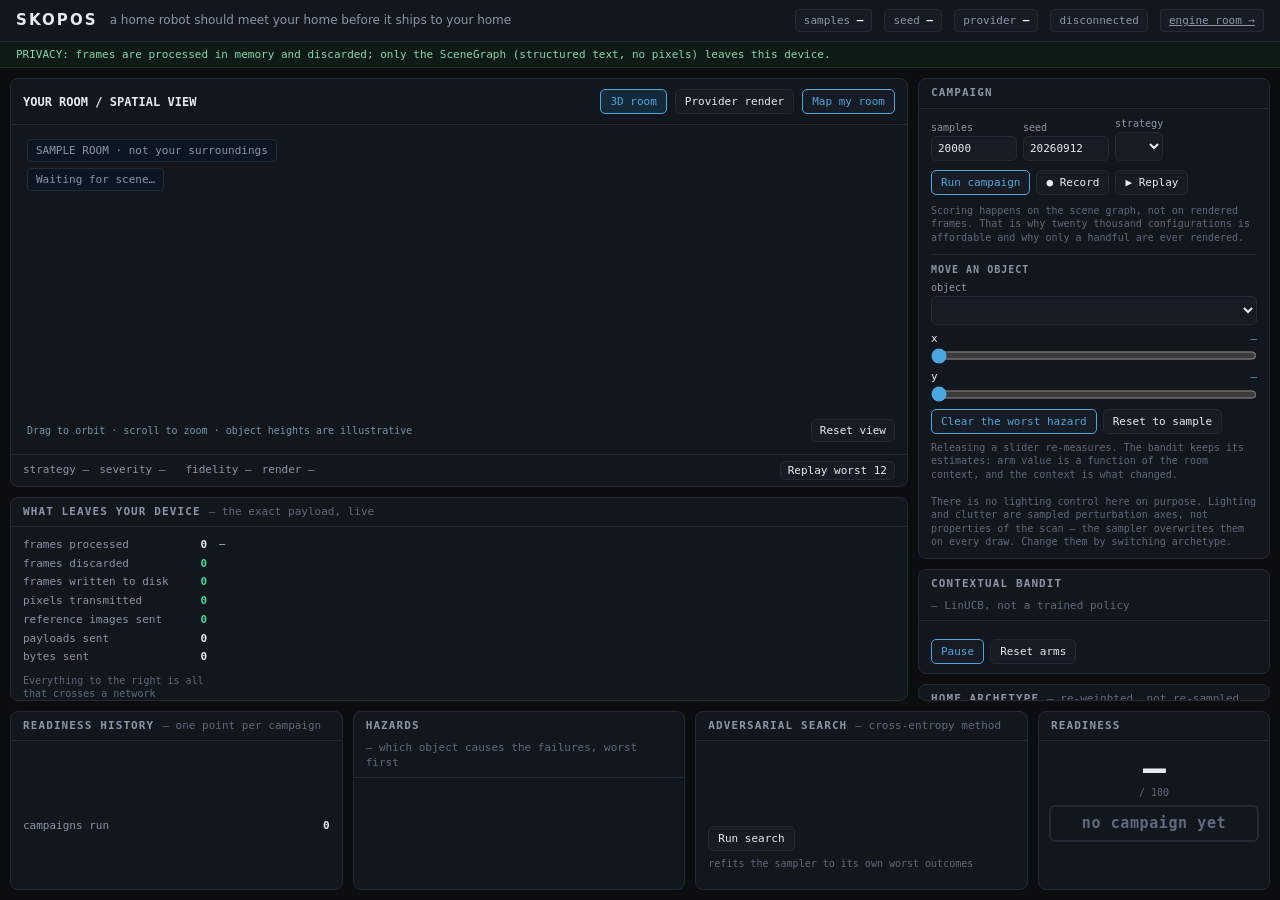
<file: static/index.html>
<!doctype html>
<html lang="en">
<head>
<meta charset="utf-8">
<meta name="viewport" content="width=device-width,initial-scale=1">
<title>Skopos — pre-deployment readiness for home robots</title>
<link rel="stylesheet" href="/static/room-mapping.css">
<style>
  :root{
    --bg:#0b0d11; --panel:#12161d; --panel2:#161b24; --line:#222a35;
    --fg:#e6ebf2; --dim:#8b95a5; --dimmer:#5f6a7a;
    --accent:#4aa8e0; --good:#3ddc97; --warn:#f2b544; --bad:#e0574a;
    --mono:ui-monospace,SFMono-Regular,Menlo,Consolas,monospace;
  }
  *{box-sizing:border-box}
  html,body{height:100%}
  body{margin:0;background:var(--bg);color:var(--fg);
       font:13px/1.45 ui-sans-serif,system-ui,-apple-system,"Segoe UI",sans-serif}

  /* Full-height layout: every ancestor of a flexible area carries min-height:0
     so the render pane absorbs leftover space instead of the page scrolling. */
  .wrap{height:100vh;display:grid;grid-template-rows:auto auto minmax(0,1fr) auto}

  header{display:flex;align-items:center;gap:12px;padding:9px 16px;
         border-bottom:1px solid var(--line);background:var(--panel);flex-wrap:wrap}
  .logo{font-weight:700;letter-spacing:.14em;font-size:15px}
  .tag{color:var(--dim);font-size:12px}
  .spacer{flex:1}
  .badge{font:11px/1 var(--mono);padding:5px 8px;border:1px solid var(--line);
         border-radius:4px;color:var(--dim);background:var(--panel2);white-space:nowrap}
  .badge b{color:var(--fg);font-weight:600}
  .badge.live{border-color:var(--good);color:var(--good)}
  .badge.busy{border-color:var(--warn);color:var(--warn)}
  .badge.rec{border-color:var(--bad);color:var(--bad)}

  .privacy-bar{padding:5px 16px;background:#0e1a16;border-bottom:1px solid #17301f;
               color:#7fd8ae;font:11px/1.4 var(--mono)}

  main{display:grid;grid-template-columns:minmax(0,1fr) 352px;gap:10px;
       padding:10px;min-height:0}
  .col-left{display:grid;grid-template-rows:minmax(0,2fr) minmax(120px,1fr);
            gap:10px;min-height:0;min-width:0}
  .col-right{display:grid;grid-template-rows:auto auto minmax(0,1fr);gap:10px;min-height:0}

  .panel{background:var(--panel);border:1px solid var(--line);border-radius:8px;
         display:flex;flex-direction:column;min-width:0;min-height:0;overflow:hidden}
  .panel > h2{margin:0;padding:7px 12px;font:600 11px/1.3 var(--mono);
              letter-spacing:.10em;text-transform:uppercase;color:var(--dim);
              border-bottom:1px solid var(--line);display:flex;align-items:baseline;
              gap:8px;flex-wrap:wrap;flex:0 0 auto}
  .panel > h2 .sub{font-weight:400;letter-spacing:0;text-transform:none;color:var(--dimmer)}
  .panel .body{padding:9px 12px;min-width:0;min-height:0;overflow:auto}

  #stage{background:#07090c;padding:6px;display:flex;align-items:center;
         justify-content:center;flex:1 1 auto;min-height:0;overflow:hidden}
  #view{max-width:100%;max-height:100%;width:auto;height:auto;object-fit:contain;
        border-radius:5px;display:block;background:#07090c}
  #stage .empty{color:var(--dimmer);font:12px var(--mono)}
  .stagebar{display:flex;gap:10px;padding:6px 12px;border-top:1px solid var(--line);
            font:11px/1.5 var(--mono);color:var(--dim);flex-wrap:wrap;align-items:center;
            flex:0 0 auto}

  button,select{font:11px/1 var(--mono);padding:6px 9px;border-radius:5px;cursor:pointer;
         background:var(--panel2);color:var(--fg);border:1px solid var(--line)}
  button:hover,select:hover{border-color:var(--accent);color:var(--accent)}
  button.primary{border-color:var(--accent);color:var(--accent)}
  button.danger{border-color:var(--bad);color:var(--bad)}
  button:disabled{opacity:.4;cursor:not-allowed}
  .btnrow{display:flex;gap:6px;flex-wrap:wrap;align-items:flex-end}
  .ctl{display:flex;flex-direction:column;gap:3px;margin-bottom:7px}
  .ctl .row{display:flex;justify-content:space-between;align-items:baseline;gap:8px}
  .ctl label{font:11px/1.2 var(--mono);color:var(--fg)}
  .ctl .val{font:11px/1 var(--mono);color:var(--accent);min-width:36px;text-align:right}
  input[type=range]{width:100%;accent-color:var(--accent);height:15px;margin:0}
  label.fld{display:flex;flex-direction:column;gap:3px;font:10px var(--mono);color:var(--dim)}
  input[type=number]{font:11px var(--mono);padding:5px 6px;border-radius:5px;width:86px;
        background:var(--panel2);color:var(--fg);border:1px solid var(--line)}

  .strip{display:grid;grid-template-columns:minmax(0,1fr) minmax(0,1fr) minmax(0,1fr) 232px;
         gap:10px;padding:0 10px 10px;height:clamp(158px,21vh,196px)}
  #spark{width:100%;height:66px;display:block}
  .bignum{font:700 38px/1 var(--mono);letter-spacing:-.02em}
  .state{font:800 25px/1.1 var(--mono);letter-spacing:.04em;padding:8px 6px;
         border-radius:6px;text-align:center;border:2px solid}
  .state.READY{color:var(--good);border-color:var(--good);background:rgba(61,220,151,.08)}
  .state.MARGINAL{color:var(--warn);border-color:var(--warn);background:rgba(242,181,68,.08)}
  .state.NOT{color:var(--bad);border-color:var(--bad);background:rgba(224,87,74,.08)}
  .state.none{color:var(--dimmer);border-color:var(--line);font-size:15px}
  .state.unreliable{color:var(--dimmer);border-color:var(--line);
        background:repeating-linear-gradient(45deg,#12161d,#12161d 6px,#161b24 6px,#161b24 12px);
        font-size:13px;letter-spacing:0}
  tr.unreliable td{color:var(--dimmer)}
  .gated{color:var(--dimmer);font-style:italic}
  tr.sel td{background:rgba(74,168,224,.09)}

  table{width:100%;border-collapse:collapse;font:11px/1.45 var(--mono)}
  td,th{padding:2px 4px;text-align:left;border-bottom:1px solid #1a2029}
  th{color:var(--dimmer);font-weight:400}
  td.r,th.r{text-align:right}
  .barcell{padding:0 4px}
  .minibar{height:8px;background:#0b0f15;border-radius:2px;overflow:hidden}
  .minibar > i{display:block;height:100%;background:var(--bad);opacity:.85}

  /* bandit bars */
  .arm{margin-bottom:9px}
  .arm:last-child{margin-bottom:0}
  .arm .top{display:flex;justify-content:space-between;align-items:baseline;gap:8px;
            font:11px/1.3 var(--mono)}
  .arm .nm{color:var(--fg)}
  .arm.sel .nm{color:var(--good);font-weight:700}
  .arm .num{color:var(--dim);white-space:nowrap}
  .arm .blurb{font-size:10px;color:var(--dimmer);margin:1px 0 3px}
  .track{height:12px;background:#0b0f15;border:1px solid var(--line);border-radius:3px;
         overflow:hidden;display:flex}
  .fill{background:var(--accent);transition:width .3s ease}
  .fill.bonus{background:rgba(74,168,224,.28);transition:width .3s ease}
  .arm.sel .fill{background:var(--good)}
  .arm.sel .fill.bonus{background:rgba(61,220,151,.28)}
  .kv{display:flex;justify-content:space-between;font:11px/1.7 var(--mono);gap:8px;
      align-items:baseline}
  .kv span:first-child{color:var(--dim);flex:0 1 auto}
  .kv b{text-align:right;overflow-wrap:anywhere;min-width:0}
  pre{margin:0;font:10.5px/1.45 var(--mono);color:#a8d8bf;white-space:pre-wrap;
      word-break:break-word}
  .scroll{overflow:auto}
  .note{font:10px/1.35 var(--mono);color:var(--dimmer)}
  .flash{animation:fl .5s ease}
  @keyframes fl{from{background:rgba(74,168,224,.22)}to{background:transparent}}
  #toast{position:fixed;bottom:16px;left:50%;transform:translateX(-50%);
         background:var(--panel2);border:1px solid var(--accent);color:var(--accent);
         padding:8px 14px;border-radius:6px;font:11px/1 var(--mono);opacity:0;
         transition:opacity .25s;pointer-events:none;z-index:50;max-width:70vw;text-align:center}
  #toast.on{opacity:1}

  @media (max-height:780px){
    .wrap{height:auto;min-height:100vh}
    .col-left,.col-right{grid-template-rows:none;align-content:start}
    #view{max-height:44vh}
    .strip{height:auto}
    .panel{overflow:visible}
    .panel .body{overflow:visible}
  }
  @media (max-width:1140px){
    main{grid-template-columns:minmax(0,1fr)}
    .strip{grid-template-columns:minmax(0,1fr)}
  }
</style>
</head>
<body>
<div class="wrap">

<header>
  <div class="logo">SKOPOS</div>
  <div class="tag">a home robot should meet your home before it ships to your home</div>
  <div class="spacer"></div>
  <div class="badge" id="b-samples">samples <b>&mdash;</b></div>
  <div class="badge" id="b-seed">seed <b>&mdash;</b></div>
  <div class="badge" id="b-prov">provider <b>&mdash;</b></div>
  <div class="badge" id="b-conn">connecting&hellip;</div>
  <a class="badge" href="/internals" target="_blank" title="the Monte Carlo, the weights and the bandit's own model">engine room &rarr;</a>
</header>

<div class="privacy-bar" id="privacy-line">PRIVACY: frames are processed in memory and discarded; only the SceneGraph (structured text, no pixels) leaves this device.</div>

<main>
  <div class="col-left">
    <div class="panel">
      <div class="room-toolbar">
        <strong>YOUR ROOM / SPATIAL VIEW</strong>
        <button id="show-3d" aria-pressed="true">3D room</button>
        <button id="show-render" aria-pressed="false">Provider render</button>
        <button id="map-room" class="primary">Map my room</button>
      </div>
      <div id="room-viewport">
        <canvas id="room-canvas" tabindex="0" aria-label="Interactive 3D room. Drag or use arrow keys to orbit, scroll or use plus and minus to zoom."></canvas>
        <div class="room-overlay">
          <span class="badge" id="room-source">SAMPLE ROOM · not your surroundings</span>
          <span class="badge" id="room-metrics">Waiting for scene…</span>
        </div>
        <div class="room-hint"><span>Drag to orbit · scroll to zoom · object heights are illustrative</span><button id="room-fit">Reset view</button></div>
      </div>
      <div id="stage" hidden><div class="empty">Run a campaign to see provider frames</div></div>
      <div class="stagebar">
        <span id="s-strategy">strategy &mdash;</span>
        <span id="s-sev">severity &mdash;</span>
        <span id="s-culprit"></span>
        <span id="s-fid">fidelity &mdash;</span>
        <span id="s-lat">render &mdash;</span>
        <span class="spacer" style="flex:1"></span>
        <span id="s-elite"></span>
        <button id="btn-elite" style="padding:3px 7px">Replay worst 12</button>
      </div>
    </div>

    <div class="panel">
      <h2>what leaves your device <span class="sub">&mdash; the exact payload, live</span></h2>
      <div class="body" style="display:grid;grid-template-columns:184px minmax(0,1fr);
                               gap:12px;min-height:0">
        <div style="min-width:0">
          <div class="kv"><span>frames processed</span><b id="p-seen">0</b></div>
          <div class="kv"><span>frames discarded</span><b id="p-disc" style="color:var(--good)">0</b></div>
          <div class="kv"><span>frames written to disk</span><b id="p-ret" style="color:var(--good)">0</b></div>
          <div class="kv"><span>pixels transmitted</span><b id="p-pixels" style="color:var(--good)">0</b></div>
          <div class="kv"><span>reference images sent</span><b id="p-refs" style="color:var(--good)">0</b></div>
          <div class="kv"><span>payloads sent</span><b id="p-count">0</b></div>
          <div class="kv"><span>bytes sent</span><b id="p-bytes">0</b></div>
          <div class="note" style="margin-top:7px" id="p-note">
            Everything to the right is all that crosses a network boundary. Read it.
          </div>
        </div>
        <pre id="payload" class="scroll" style="min-height:0">&mdash;</pre>
      </div>
    </div>
  </div>

  <div class="col-right">
    <div class="panel">
      <h2>campaign</h2>
      <div class="body">
        <div class="btnrow" style="margin-bottom:9px">
          <label class="fld">samples
            <input type="number" id="in-samples" value="20000" min="100" max="200000" step="1000">
          </label>
          <label class="fld">seed
            <input type="number" id="in-seed" value="20260912">
          </label>
          <label class="fld">strategy
            <select id="in-strategy"></select>
          </label>
        </div>
        <div class="btnrow">
          <button id="btn-run" class="primary">Run campaign</button>
          <button id="btn-rec">&#9679; Record</button>
          <button id="btn-replay">&#9654; Replay</button>
          <span class="note" id="run-progress"></span>
        </div>
        <div class="note" style="margin-top:9px">
          Scoring happens on the scene graph, not on rendered frames. That is why
          twenty thousand configurations is affordable and why only a handful are
          ever rendered.
        </div>

        <div style="border-top:1px solid var(--line);margin-top:10px;padding-top:9px">
          <div style="font:600 10px var(--mono);letter-spacing:.1em;color:var(--dim);
                      text-transform:uppercase;margin-bottom:7px">move an object</div>
          <div class="btnrow" style="margin-bottom:7px">
            <label class="fld" style="flex:1">object
              <select id="in-item" style="width:100%"></select>
            </label>
          </div>
          <div class="ctl">
            <div class="row"><label for="in-x">x</label><span class="val" id="v-x">&mdash;</span></div>
            <input type="range" id="in-x" min="0" max="3.4" step="0.05" value="0">
          </div>
          <div class="ctl">
            <div class="row"><label for="in-y">y</label><span class="val" id="v-y">&mdash;</span></div>
            <input type="range" id="in-y" min="0" max="2.5" step="0.05" value="0">
          </div>
          <div class="btnrow" style="margin-top:4px">
            <button id="btn-clear" class="primary">Clear the worst hazard</button>
            <button id="btn-reset-room">Reset to sample</button>
          </div>
          <div class="note" style="margin-top:7px">
            Releasing a slider re-measures. The bandit keeps its estimates: arm
            value is a function of the room context, and the context is what changed.
            <br><br>
            There is no lighting control here on purpose. Lighting and clutter are
            sampled perturbation axes, not properties of the scan &mdash; the sampler
            overwrites them on every draw. Change them by switching archetype.
          </div>
        </div>
      </div>
    </div>

    <div class="panel">
      <h2>contextual bandit <span class="sub" id="bandit-sub">&mdash; LinUCB, not a trained policy</span></h2>
      <div class="body">
        <div id="arms"></div>
        <div class="btnrow" style="margin-top:9px">
          <button id="btn-bandit" class="primary">Pause</button>
          <button id="btn-bandit-reset">Reset arms</button>
          <span class="note" id="bandit-ctx"></span>
        </div>
      </div>
    </div>

    <div class="panel">
      <h2>home archetype <span class="sub">&mdash; re-weighted, not re-sampled</span></h2>
      <div class="body scroll">
        <div class="btnrow" style="margin-bottom:8px">
          <label class="fld">score this room as a
            <select id="in-archetype"></select>
          </label>
        </div>
        <table id="arch"><tbody></tbody></table>
        <div class="note" style="margin-top:8px" id="arch-caption">
          Run a campaign, then switch archetype.
        </div>
        <div style="border-top:1px solid var(--line);margin-top:9px;padding-top:8px">
          <div class="kv"><span>P(failure) under the proposal</span><b id="m-pfail">&mdash;</b></div>
          <div class="kv"><span>failures observed</span><b id="m-fails">&mdash;</b></div>
          <div class="kv"><span>strategy</span><b id="m-strategy">&mdash;</b></div>
          <div class="kv"><span>proposal</span><b id="m-proposal" style="font-size:10px">&mdash;</b></div>
          <div class="note" style="margin-top:8px" id="m-note"></div>
        </div>
      </div>
    </div>
  </div>
</main>

<div class="strip">
  <div class="panel">
    <h2>readiness history <span class="sub">&mdash; one point per campaign</span></h2>
    <div class="body" style="padding:8px 12px 10px">
      <canvas id="spark" width="600" height="66"></canvas>
      <div class="kv" style="margin-top:2px"><span>campaigns run</span><b id="m-runs">0</b></div>
    </div>
  </div>

  <div class="panel">
    <h2>hazards <span class="sub">&mdash; which object causes the failures, worst first</span></h2>
    <div class="body scroll" style="padding:6px 12px"><table id="haz"><tbody></tbody></table></div>
  </div>

  <div class="panel">
    <h2>adversarial search <span class="sub">&mdash; cross-entropy method</span></h2>
    <div class="body" style="padding:8px 12px 10px">
      <canvas id="cem" width="600" height="66"></canvas>
      <div class="btnrow" style="margin-top:5px">
        <button id="btn-cem">Run search</button>
        <span class="note" id="cem-note">refits the sampler to its own worst outcomes</span>
      </div>
    </div>
  </div>

  <div class="panel">
    <h2>readiness</h2>
    <div class="body" style="text-align:center;padding:8px 10px">
      <div class="bignum" id="r-score">&mdash;</div>
      <div style="font:10px var(--mono);color:var(--dimmer);margin:0 0 7px">/ 100</div>
      <div class="state none" id="r-state">no campaign yet</div>
      <div class="note" id="r-caption" style="margin-top:6px"></div>
    </div>
  </div>
</div>

</div>
<div id="toast"></div>

<dialog id="room-dialog" aria-labelledby="capture-title">
  <div class="capture-heading">
    <div><h2 id="capture-title">Map the room you’re in</h2><p>Build a floor outline, place your objects, then run it in Skopos.</p></div>
    <button id="capture-close" type="button" aria-label="Close room mapping">Close</button>
  </div>
  <div class="capture-layout">
    <form id="capture-form">
      <section>
        <h3>01 / Capture your floor</h3>
        <div class="btnrow">
          <button type="button" class="primary" id="capture-ar" disabled>Start AR floor capture</button>
          <button type="button" id="capture-camera">Open camera reference</button>
        </div>
        <p id="capture-capability">Checking device capabilities…</p>
        <video id="capture-video" autoplay muted playsinline hidden></video>
        <p>Or enter a rectangular floor you measured:</p>
        <div class="capture-fields">
          <label>Width (m)<input type="number" id="capture-width" min="1" max="30" step="0.01"></label>
          <label>Depth (m)<input type="number" id="capture-depth" min="1" max="30" step="0.01"></label>
          <button type="button" id="capture-dimensions">Set floor</button>
        </div>
        <label class="capture-height">Ceiling height (m, entered)<input type="number" id="capture-height" min="1" max="6" step="0.01" value="2.5" required></label>
        <p>Default ceiling height is 2.5 m; check yours. AR measures floor corners only. Walls and object heights are visual guides; the campaign scores object positions.</p>
      </section>
      <section>
        <h3>02 / Place the fetch task</h3>
        <p>Enter floor coordinates from the outline at right. These positions are manually placed, including after an AR capture.</p>
        <div class="capture-fields">
          <label>Robot X (m)<input type="number" id="robot-x" min="0" max="30" step="0.01" required></label>
          <label>Robot Y (m)<input type="number" id="robot-y" min="0" max="30" step="0.01" required></label>
          <label>Mug X (m)<input type="number" id="target-x" min="0" max="30" step="0.01" required></label>
          <label>Mug Y (m)<input type="number" id="target-y" min="0" max="30" step="0.01" required></label>
        </div>
      </section>
      <section>
        <h3>03 / Add furniture</h3>
        <p>Objects are approximate blocks in 3D and circular footprints for scoring. Radius is half the object’s footprint width.</p>
        <div id="capture-objects"></div>
        <button type="button" id="capture-add">Add an object</button>
      </section>
      <p id="capture-status" role="status" aria-live="polite"></p>
      <button type="submit" id="capture-apply" class="primary">Use this room in the live demo</button>
    </form>
    <div class="capture-preview-panel">
      <div id="capture-empty"><strong>Your room will appear here</strong><p>Capture floor corners with AR or enter measurements to start.</p></div>
      <canvas id="capture-preview" tabindex="0" aria-label="Draft room in 3D. Drag to orbit." hidden></canvas>
      <strong id="capture-summary">No room captured yet</strong>
      <p id="capture-outline"></p>
      <p>Coordinates in metres · drag to orbit<br>Only geometry is shared with Skopos. Camera images stay on your device.</p>
    </div>
  </div>
</dialog>
<div id="ar-overlay" hidden>
  <div class="ar-top"><strong>SKOPOS / FLOOR CAPTURE</strong><span id="ar-count">0 / 32 corners</span>
    <p id="ar-status">Move slowly and point down at the floor.</p>
    <p>Place each floor corner in order around the room. Do not place the first corner twice.</p>
  </div>
  <div class="ar-bottom">
    <button id="ar-undo" disabled>Undo corner</button>
    <button id="ar-place" class="primary" disabled>Place corner</button>
    <button id="ar-finish">Exit AR</button>
  </div>
</div>
<script src="/static/room-view.js"></script>
<script src="/static/room-geometry.js"></script>
<script src="/static/room-capture.js"></script>
<script>
"use strict";
const $ = (id) => document.getElementById(id);
let ws = null, state = null, busy = false, lastReport = null, lastCem = null;
let recording = false, replaying = false;
const roomView = new RoomView($("room-canvas"));
const roomCapture = new RoomCaptureUI({
  getState: () => state,
  show3d: () => showRoomView(true),
  submit: room => {
    if(!ws || ws.readyState !== 1 || replaying || busy) return false;
    send({type: "set_room", room});
    return true;
  }
});
function showRoomView(on){
  $("room-viewport").hidden = !on;
  $("stage").hidden = on;
  $("show-3d").setAttribute("aria-pressed", String(on));
  $("show-render").setAttribute("aria-pressed", String(!on));
  roomView.draw();
}
$("show-3d").onclick = () => showRoomView(true);
$("show-render").onclick = () => showRoomView(false);
$("room-fit").onclick = () => roomView.reset();
function updateRoomView(scene, room){
  roomView.update(scene, room);
  $("room-source").textContent = room
    ? (room.source === "webxr" ? "AR FLOOR CAPTURE · device-estimated" : "YOUR ROOM · entered measurements")
    : "SAMPLE ROOM · not your surroundings";
  $("room-metrics").textContent = scene.items.length + " objects · " +
    (room ? room.floor.length + " corners · height " + room.height.toFixed(2) + " m (entered)" : "illustrative dimensions");
}

function toast(t){
  const el = $("toast"); el.textContent = t; el.classList.add("on");
  clearTimeout(el._t); el._t = setTimeout(() => el.classList.remove("on"), 2600);
}
function send(msg){ if(ws && ws.readyState === 1) ws.send(JSON.stringify(msg)); }

// ---------------------------------------------------------------- websocket
function connect(){
  const proto = location.protocol === "https:" ? "wss" : "ws";
  ws = new WebSocket(proto + "://" + location.host + "/ws");
  ws.onopen = () => { $("b-conn").textContent = "connected"; $("b-conn").className = "badge live"; };
  ws.onclose = () => {
    if(roomCapture.pending) roomCapture.received("Connection lost before confirmation. Reconnect and check the room before trying again.");
    $("b-conn").textContent = "disconnected"; $("b-conn").className = "badge";
    setTimeout(connect, 1200);
  };
  ws.onmessage = (e) => handle(JSON.parse(e.data));
}

function handle(m){
  switch(m.type){
    case "hello": $("privacy-line").textContent = m.assertion; break;
    case "state": state = m; renderState(m); break;
    case "campaign_start": setBusy(true, m.samples); break;
    case "campaign_done": setBusy(false); onCampaign(m); break;
    case "frame": onFrame(m); break;
    case "bandit": onBandit(m); break;
    case "rescored": onRescored(m); break;
    case "campaign_progress": onProgress(m); break;
    case "scene_changed": onSceneChanged(m); break;
    case "room_saved": roomCapture.received(); break;
    case "room_error": roomCapture.received(m.text); break;
    case "cem_start": $("cem-note").textContent = "searching\u2026"; break;
    case "cem_done": onCem(m.cem); break;
    case "elite_start": onEliteStart(m); break;
    case "elite_done": $("btn-elite").disabled = false; break;
    case "recording": onRecording(m); break;
    case "replay": onReplay(m); break;
    case "runs": pickRun(m.runs); break;
    case "toast": toast(m.text); break;
  }
}

function setBusy(on, samples){
  busy = on;
  $("btn-run").disabled = on;
  $("map-room").disabled = on || replaying;
  $("b-conn").textContent = on ? ("sampling " + (samples || 0).toLocaleString() + "…") : "connected";
  $("b-conn").className = on ? "badge busy" : "badge live";
}

// ------------------------------------------------------------------ render
function renderState(s){
  $("b-samples").innerHTML = "samples <b>" + s.samples.toLocaleString() + "</b>";
  $("b-seed").innerHTML = "seed <b>" + s.seed + "</b>";
  const p = s.provider;
  $("b-prov").innerHTML = "provider <b>" + p.provider + (p.live ? " · live" : " · mock") + "</b>";
  $("b-prov").className = "badge" + (p.live ? " live" : "");
  $("privacy-line").textContent = s.assertion;
  $("in-samples").value = s.samples;
  $("in-seed").value = s.seed;

  const sel = $("in-strategy");
  if(!sel.options.length){
    s.strategies.forEach(st => {
      const o = document.createElement("option");
      o.value = st; o.textContent = st;
      sel.appendChild(o);
    });
  }
  sel.value = s.strategy;

  if(s.privacy) drawPrivacy(s.privacy);
  if(s.cem) onCem(s.cem);
  if(s.scene){
    $("payload").textContent = JSON.stringify({...s.scene, ...(s.room ? {room:s.room} : {})}, null, 2);
    syncItemControls(s.scene);
    updateRoomView(s.scene, s.room);
  }
  if(s.bandit) drawArms(s.bandit);

  const asel = $("in-archetype");
  if(!asel.options.length){
    const none = document.createElement("option");
    none.value = ""; none.textContent = "(the proposal itself)";
    asel.appendChild(none);
    s.archetype_names.forEach(a => {
      const o = document.createElement("option");
      o.value = a; o.textContent = a.replace(/_/g, " ");
      asel.appendChild(o);
    });
  }
  if(Array.prototype.some.call(asel.options, o => o.value === (s.archetype || "")))
    asel.value = s.archetype || "";
  if(s.report) drawReport(s.report);
  else {
    lastReport = null;
    setHeadline(null, null, "Run a campaign for this room");
    $("r-score").textContent = "—";
    $("r-state").textContent = "AWAITING CAMPAIGN";
    $("m-pfail").textContent = "—";
    $("m-fails").textContent = "—";
    $("haz").querySelector("tbody").replaceChildren();
    $("arch").querySelector("tbody").replaceChildren();
    $("arch-caption").textContent = "";
  }
  drawSpark(s.history || []);
  $("m-runs").textContent = (s.history || []).length;
}

function onProgress(m){
  // Mid-campaign: readiness and hazards only, so the number visibly settles.
  const r = m.report;
  setHeadline(r.readiness.score, r.readiness.state,
              r.samples.toLocaleString() + " / " + r.target_samples.toLocaleString() + " samples");
  drawHazards(r);
  $("m-pfail").textContent = (100 * r.p_fail).toFixed(2) + "%";
  $("run-progress").textContent = "chunk " + m.chunk + "/" + m.chunks;
}

function onSceneChanged(m){
  const pay = $("payload");
  pay.textContent = m.scene_payload;
  pay.classList.remove("flash"); void pay.offsetWidth; pay.classList.add("flash");
  if(m.privacy) drawPrivacy(m.privacy);
  if(state) state.scene = m.scene;
  if(state) state.room = m.room;
  if(state) {
    state.report = null;
    renderState(state);
  }
  syncItemControls(m.scene);
  updateRoomView(m.scene, m.room);
  if(m.what) toast(m.what);
}

function onCampaign(m){
  $("run-progress").textContent = "";
  drawReport(m.report);
  drawSpark(m.history);
  $("m-runs").textContent = m.history.length;
  const pay = $("payload");
  pay.textContent = m.scene_payload;
  pay.classList.remove("flash"); void pay.offsetWidth; pay.classList.add("flash");
  drawPrivacy(m.privacy);
}

function archetypeLabel(name){
  if(!name) return "under the proposal";
  if(name === "__cem__") return "under the adversarial (CEM) prior";
  return "as a " + name.replace(/_/g, " ");
}

function setHeadline(score, state, caption){
  // Constraint 5: an importance-weighted estimate with too small an effective
  // sample size is never shown as a number. state === null means gated.
  const el = $("r-state");
  if(state === null || score === null){
    $("r-score").innerHTML = '<span class="gated" style="font-size:15px">withheld</span>';
    el.textContent = "ESS TOO LOW";
    el.className = "state unreliable";
  } else {
    $("r-score").textContent = score;
    el.textContent = state;
    el.className = "state " + (state === "READY" ? "READY" : state === "MARGINAL" ? "MARGINAL" : "NOT");
  }
  $("r-caption").textContent = caption || "";
}

function drawReport(r){
  lastReport = r;
  const sel = $("in-archetype").value;
  if(sel){
    const row = (r.archetypes || []).find(a => a.name === sel);
    if(row) setHeadline(row.score, row.state, archetypeLabel(sel));
    else setHeadline(r.readiness.score, r.readiness.state, "under the proposal");
  } else {
    setHeadline(r.readiness.score, r.readiness.state, "under the proposal");
  }
  drawArchetypes(r);

  $("m-pfail").textContent = (100 * r.p_fail).toFixed(2) + "%";
  const totalFails = r.attribution.reduce((a, h) => a + h.failures, 0);
  $("m-fails").textContent = totalFails.toLocaleString() + " / " + r.samples.toLocaleString();
  $("m-strategy").textContent = r.strategy;
  $("b-samples").innerHTML = "samples <b>" + r.samples.toLocaleString() + "</b>";
  $("b-seed").innerHTML = "seed <b>" + r.seed + "</b>";
  $("m-proposal").textContent = r.proposal;
  $("m-note").textContent =
    "readiness = 100 × (1 − P(failure)) under the proposal. "
    + "READY at 85 and above, MARGINAL at 60, below that NOT READY.";

  drawHazards(r);
}

function drawHazards(r){
  const tb = $("haz").querySelector("tbody");
  tb.innerHTML = '<tr><th>object</th><th class="barcell"></th><th class="r">failures</th><th class="r">share</th></tr>';
  const top = r.attribution[0] ? r.attribution[0].failures : 1;
  r.attribution.slice(0, 8).forEach(h => {
    const tr = document.createElement("tr");
    tr.innerHTML =
      "<td>" + h.object.replace(/_/g, " ") + "</td>" +
      '<td class="barcell" style="width:34%"><div class="minibar"><i style="width:' +
        (100 * h.failures / top).toFixed(1) + '%"></i></div></td>' +
      '<td class="r">' + h.failures.toLocaleString() + "</td>" +
      '<td class="r">' + (100 * h.share).toFixed(1) + "%</td>";
    tb.appendChild(tr);
  });
  if(!r.attribution.length)
    tb.innerHTML += '<tr><td colspan="4" style="color:var(--dimmer)">no failures in this campaign</td></tr>';
}

function drawArchetypes(r){
  const tb = $("arch").querySelector("tbody");
  const sel = $("in-archetype").value;
  tb.innerHTML = '<tr><th>archetype</th><th class="r">P(fail)</th><th class="r">ESS</th><th class="r">readiness</th></tr>';
  (r.archetypes || []).forEach(a => {
    const tr = document.createElement("tr");
    tr.className = (a.reliable ? "" : "unreliable ") + (a.name === sel ? "sel" : "");
    // Constraint 5: unreliable -> show the ESS, never the estimate.
    const pf = a.reliable ? (100 * a.p_fail).toFixed(1) + "%"
                          : '<span class="gated">withheld</span>';
    const rd = a.reliable ? (a.score + " " + a.state)
                          : '<span class="gated">ESS &lt; ' + r.ess_min + "</span>";
    tr.innerHTML =
      "<td>" + a.name.replace(/_/g, " ") + "</td>" +
      '<td class="r">' + pf + "</td>" +
      '<td class="r">' + a.ess.toLocaleString() + "</td>" +
      '<td class="r">' + rd + "</td>";
    tb.appendChild(tr);
  });
  const any = (r.archetypes || [])[0];
  const ms = any ? any.rescore_ms : 0;
  $("arch-caption").innerHTML =
    "same <b>" + r.samples.toLocaleString() + "</b> samples, re-weighted \u2014 "
    + "<b>0 new generations, 0 new surrogate evaluations</b>."
    + (any ? "<br>" + ms.toFixed(0) + " ms to re-weight"
             + (r.sample_ms ? " \u00b7 " + (r.sample_ms/1000).toFixed(1) + " s to re-sample" : "")
             + " \u00b7 re-rendering would cost 12 world-model calls"
           : "");
}

function onRescored(m){
  const a = m.row;
  setHeadline(a.score, a.state, archetypeLabel(m.archetype));
  if(lastReport){
    const i = (lastReport.archetypes || []).findIndex(r => r.name === a.name);
    if(i >= 0) lastReport.archetypes[i] = a;
    drawArchetypes(lastReport);
  }
  toast("re-weighted onto " + m.archetype.replace(/_/g," ") + " in "
        + a.rescore_ms.toFixed(0) + " ms \u2014 " + a.samples_reused.toLocaleString()
        + " samples reused, 0 new generations");
}

function onRecording(m){
  recording = m.on;
  $("btn-rec").innerHTML = m.on ? "&#9632; Stop" : "&#9679; Record";
  $("btn-rec").className = m.on ? "danger" : "";
  if(m.saved) toast("saved " + m.saved.run_id + " \u2014 " + m.saved.events
                    + " events, " + m.saved.seconds + "s");
  else if(m.on) toast("recording " + m.run_id);
}

function onReplay(m){
  replaying = m.on;
  $("btn-replay").innerHTML = m.on ? "&#9632; Stop replay" : "&#9654; Replay";
  $("b-conn").textContent = m.on ? "REPLAY \u00b7 offline" : "connected";
  $("b-conn").className = m.on ? "badge rec" : "badge live";
  [ "btn-run","btn-clear","btn-reset-room","btn-cem","btn-elite","btn-rec","map-room" ]
    .forEach(id => { const b = $(id); if(b) b.disabled = m.on; });
}

function pickRun(runs){
  if(!runs.length){ toast("no recorded runs yet \u2014 hit Record first"); return; }
  const lines = runs.slice(0, 10).map((r, i) =>
    i + ": " + r.run_id + "  (" + r.events + " events, seed " + r.seed + ")");
  const pick = prompt("Replay which run?\n\n" + lines.join("\n"), "0");
  if(pick === null) return;
  const r = runs[parseInt(pick, 10)];
  if(r) send({type:"replay", run_id:r.run_id});
}

function onEliteStart(m){
  $("btn-elite").disabled = true;
  $("s-elite").textContent =
    "rendering the worst " + m.count + " of " + m.scored.toLocaleString() + " scored";
}

function onFrame(m){
  const stage = $("stage");
  let img = $("view");
  if(!img){
    stage.innerHTML = '<img id="view" alt="room render">';
    img = $("view");
  }
  img.src = m.frame.data_url;
  const meta = m.frame.meta || {};
  $("s-strategy").textContent = "strategy " + (m.strategy || (state && state.strategy) || "—");
  $("s-sev").textContent = "severity " + (meta.severity !== undefined ? meta.severity.toFixed(2) : "—");
  $("s-culprit").textContent = (meta.culprit && meta.culprit !== "none") ? ("culprit " + meta.culprit) : "";
  $("s-fid").textContent = "fidelity " + (meta.fidelity !== undefined ? meta.fidelity.toFixed(2) : "—");
  $("s-lat").textContent = "render " + m.frame.latency_ms.toFixed(1) + "ms";
  if(m.label) $("s-elite").textContent = m.label;
  if(m.scene && !$("stage").hidden) {
    $("payload").textContent = JSON.stringify({...m.scene, ...(state?.room ? {room:state.room} : {})}, null, 2);
  }
}

function drawPrivacy(p){
  if(!p) return;
  // If the provider uploaded reference images, the banner must contradict
  // itself rather than keep claiming no pixels left the device.
  const bar = $("privacy-line");
  if(p.pixels_uploaded){
    bar.textContent = p.assertion;
    bar.style.background = "#2a1f12";
    bar.style.borderBottomColor = "#5a4020";
    bar.style.color = "#ffcf90";
  }
  $("p-refs").textContent = (p.reference_images || []).length;
  $("p-refs").style.color = p.pixels_uploaded ? "var(--warn)" : "var(--good)";
  $("p-pixels").textContent = p.pixels_uploaded
    ? (p.reference_images || []).length + " reference image(s)" : "0";
  $("p-pixels").style.color = p.pixels_uploaded ? "var(--warn)" : "var(--good)";
  $("p-seen").textContent = p.frames_seen;
  $("p-disc").textContent = p.frames_discarded;
  $("p-ret").textContent = p.frames_retained;
  // The only way this is non-zero is the debug flag, which defaults off.
  $("p-ret").style.color = p.frames_retained ? "var(--bad)" : "var(--good)";
  $("p-count").textContent = p.payloads_out;
  $("p-bytes").textContent = (p.bytes_out / 1024).toFixed(1) + " KB";
  if(p.debug_keep_frames){
    const bar = $("privacy-line");
    bar.style.background = "#2a1212";
    bar.style.borderBottomColor = "#5a2020";
    bar.style.color = "#ff9b90";
    $("p-note").textContent =
      "SKOPOS_DEBUG_KEEP_FRAMES is on: raw frames ARE being written to disk.";
  }
}

function onBandit(m){ drawArms(m.bandit); }

function drawArms(b){
  $("bandit-sub").textContent =
    "\u2014 LinUCB, alpha " + b.alpha + ", not a trained policy"
    + (b.warming_up ? " \u00b7 warming up" : "");
  $("bandit-ctx").textContent =
    b.features.map((f,i) => f + " " + b.context[i].toFixed(2)).join("  ") +
    "   \u00b7  " + b.t + " pulls";

  const box = $("arms");
  const ranked = b.arms.slice().sort((x,y) => y.ucb - x.ucb);
  // Bars are scaled across the current spread rather than from zero: the arms
  // often sit within a few hundredths of each other and a zero-based bar would
  // draw four identical blocks. The value is printed next to each one.
  const vals = ranked.map(a => a.ucb);
  const hi = Math.max.apply(null, vals), lo = Math.min.apply(null, vals);
  const span = Math.max(hi - lo, 1e-6);
  const pos = (v) => 12 + 88 * (v - lo) / span;

  box.innerHTML = "";
  ranked.forEach((a, i) => {
    const d = document.createElement("div");
    d.className = "arm" + (i === 0 ? " sel" : "");
    const total = pos(a.ucb);
    const bw = Math.max(1.5, Math.min(total - 1, total * (a.bonus / Math.max(a.ucb, 1e-6))));
    const mw = Math.max(0, total - bw);
    d.innerHTML =
      '<div class="top"><span class="nm">' + a.name + "</span>" +
      '<span class="num">' + a.ucb.toFixed(3) + "  n=" + a.pulls + "</span></div>" +
      '<div class="blurb">' + a.blurb + " \u00b7 value " + a.mean.toFixed(3) +
      " \u00b1 " + a.bonus.toFixed(3) + " \u00b7 fails " + (100*a.fail_rate).toFixed(0) + "%</div>" +
      '<div class="track"><div class="fill" style="width:' + mw + '%"></div>' +
      '<div class="fill bonus" style="width:' + bw + '%"></div></div>';
    box.appendChild(d);
  });
}

function syncItemControls(scene){
  const sel = $("in-item");
  const names = scene.items.map(it => it.name);
  if(JSON.stringify([...sel.options].map(o => o.value)) !== JSON.stringify(names)){
    const previous = sel.value;
    sel.replaceChildren();
    scene.items.forEach(it => {
      const o = document.createElement("option");
      o.value = it.name;
      o.textContent = it.name.replace(/_/g, " ") + (it.movable ? "" : "  (fixed)");
      sel.appendChild(o);
    });
    sel.value = names.includes(previous) ? previous : names.includes("glass_table") ? "glass_table" : names[0];
  }
  $("in-x").min = state?.room ? Math.min(...state.room.floor.map(p => p[0])) : 0;
  $("in-y").min = state?.room ? Math.min(...state.room.floor.map(p => p[1])) : 0;
  $("in-x").max = state?.room ? Math.max(...state.room.floor.map(p => p[0])) : 3.4;
  $("in-y").max = state?.room ? Math.max(...state.room.floor.map(p => p[1])) : 2.5;
  const it = scene.items.find(i => i.name === sel.value);
  if(it){
    $("in-x").value = it.x; $("v-x").textContent = it.x.toFixed(2);
    $("in-y").value = it.y; $("v-y").textContent = it.y.toFixed(2);
  }
}

function currentMove(rerun){
  return {type:"move_item", name:$("in-item").value,
          x: parseFloat($("in-x").value), y: parseFloat($("in-y").value), rerun: !!rerun};
}

function onCem(cem){
  if(!cem) return;
  lastCem = cem;
  drawCem(cem);
  requestAnimationFrame(() => drawCem(cem));   // after layout, so nothing clips
  const f = cem.final_proposal, a = cem.start_proposal;
  $("cem-note").innerHTML =
    cem.iters + " iterations x " + cem.batch + " samples in " + cem.elapsed_ms.toFixed(0) + " ms."
    + "<br>failure rate " + (100*cem.iterations[0]).toFixed(0) + "% \u2192 "
    + (100*cem.iterations[cem.iterations.length-1]).toFixed(0) + "%."
    + "<br>it found the dark room: mean lighting " + a.light_mean.toFixed(2)
    + " \u2192 <b>" + f.light_mean.toFixed(2) + "</b>."
    + "<br>severity is penalised by implausibility, so these are failures that could"
    + " actually happen.";
  // The converged proposal is far from the mixture, so re-scoring onto it is
  // exactly where the effective sample size collapses and reliable() bites.
  const sel = $("in-archetype");
  if(!Array.prototype.some.call(sel.options, o => o.value === "__cem__")){
    const o = document.createElement("option");
    o.value = "__cem__"; o.textContent = "adversarial (CEM)";
    sel.appendChild(o);
  }
}

function drawCem(cem){
  const c = $("cem"), ctx = c.getContext("2d");
  const dpr = window.devicePixelRatio || 1;
  const w = c.width = c.clientWidth * dpr;
  const h = c.height = 66 * dpr;
  ctx.clearRect(0,0,w,h);
  [0,0.5,1].forEach(v => {
    const y = h - v*(h-12) - 6;
    ctx.strokeStyle = "#222a35"; ctx.lineWidth = 1;
    ctx.beginPath(); ctx.moveTo(0,y); ctx.lineTo(w,y); ctx.stroke();
  });
  const vals = cem.iterations || [];
  if(vals.length < 2) return;
  const xAt = (i) => 10*dpr + i/(vals.length-1)*(w - 24*dpr);
  const yAt = (v) => h - v*(h-12) - 6;
  ctx.lineWidth = 2*dpr; ctx.strokeStyle = "#e0574a";
  ctx.beginPath();
  vals.forEach((v,i) => i ? ctx.lineTo(xAt(i), yAt(v)) : ctx.moveTo(xAt(i), yAt(v)));
  ctx.stroke();
  ctx.fillStyle = "#e0574a";
  vals.forEach((v,i) => { ctx.beginPath(); ctx.arc(xAt(i), yAt(v), 3*dpr, 0, 7); ctx.fill(); });
  ctx.font = (10*dpr) + "px ui-monospace,monospace";
  ctx.fillStyle = "#8b95a5";
  ctx.fillText("failure rate per iteration", 14*dpr, 12*dpr);
}

// canvas sparkline, no chart library
function drawSpark(vals){
  const c = $("spark"), ctx = c.getContext("2d");
  const dpr = window.devicePixelRatio || 1;
  const w = c.width = c.clientWidth * dpr;
  const h = c.height = 66 * dpr;
  ctx.clearRect(0, 0, w, h);
  // guides at the engine's readiness bands
  [[0,"#222a35"],[60,"#3a2e1c"],[85,"#1c3a2b"],[100,"#222a35"]].forEach(function(g){
    const y = h - (g[0]/100) * (h - 10) - 5;
    ctx.strokeStyle = g[1]; ctx.lineWidth = 1;
    ctx.beginPath(); ctx.moveTo(0, y); ctx.lineTo(w, y); ctx.stroke();
  });
  if(!vals.length) return;
  const n = vals.length;
  const xAt = (i) => n === 1 ? w/2 : i/(n-1)*w;
  const yAt = (v) => h - (v/100)*(h-10) - 5;
  ctx.lineWidth = 2*dpr; ctx.strokeStyle = "#4aa8e0";
  ctx.beginPath();
  vals.forEach((v,i) => i ? ctx.lineTo(xAt(i), yAt(v)) : ctx.moveTo(xAt(i), yAt(v)));
  ctx.stroke();
  const last = vals[n-1];
  ctx.fillStyle = last >= 85 ? "#3ddc97" : last >= 60 ? "#f2b544" : "#e0574a";
  ctx.beginPath(); ctx.arc(xAt(n-1), yAt(last), 4*dpr, 0, 7); ctx.fill();
  ctx.font = (11*dpr) + "px ui-monospace,monospace";
  ctx.fillText(String(last), Math.max(0, xAt(n-1) - 30*dpr), yAt(last) - 9*dpr);
}

// ---------------------------------------------------------------- controls
$("btn-run").onclick = () => {
  if(busy) return;
  send({type:"run_campaign",
        samples: parseInt($("in-samples").value, 10),
        seed: parseInt($("in-seed").value, 10),
        strategy: $("in-strategy").value});
};
let banditOn = true;
$("btn-bandit").onclick = () => {
  banditOn = !banditOn;
  send({type: banditOn ? "bandit_resume" : "bandit_pause"});
  $("btn-bandit").textContent = banditOn ? "Pause" : "Resume";
  $("btn-bandit").className = banditOn ? "primary" : "";
};
$("btn-bandit-reset").onclick = () => send({type:"bandit_reset"});

$("in-item").addEventListener("change", () => {
  if(state && state.scene) syncItemControls(state.scene);
});
["in-x","in-y"].forEach(id => {
  // dragging updates the graph and the render; releasing re-measures
  $(id).addEventListener("input", () => {
    $("v-x").textContent = parseFloat($("in-x").value).toFixed(2);
    $("v-y").textContent = parseFloat($("in-y").value).toFixed(2);
    send(currentMove(false));
  });
  $(id).addEventListener("change", () => send(currentMove(true)));
});
$("btn-clear").onclick = () => send({type:"clear_hazard"});
$("btn-cem").onclick = () => send({type:"run_cem"});
$("btn-elite").onclick = () => send({type:"render_elite"});
$("btn-rec").onclick = () => send({type: recording ? "record_stop" : "record_start"});
$("btn-replay").onclick = () => {
  if(replaying){ send({type:"replay_stop"}); return; }
  send({type:"list_runs"});
};
$("btn-reset-room").onclick = () => send({type:"reset_scene", rerun:true});

$("in-archetype").addEventListener("change", (e) => {
  const name = e.target.value;
  if(!name){
    if(lastReport){
      setHeadline(lastReport.readiness.score, lastReport.readiness.state, "under the proposal");
      drawArchetypes(lastReport);
    }
    return;
  }
  send({type:"rescore", archetype:name});
});

window.addEventListener("resize", () => {
  if(state) drawSpark(state.history || []);
  if(lastCem) drawCem(lastCem);
});

connect();
</script>
</body>
</html>
</file>
<file: static/room-mapping.css>
[hidden] { display: none !important; }
.room-toolbar { display:flex; align-items:center; gap:8px; flex-wrap:wrap; padding:10px 12px; border-bottom:1px solid var(--line); }
.room-toolbar strong { font:600 12px var(--mono); margin-right:auto; }
.room-toolbar button[aria-pressed="true"] { border-color:var(--accent); color:var(--accent); background:#142a38; }
#room-viewport { position:relative; flex:1; min-height:180px; }
#room-canvas { position:absolute; display:block; width:100%; height:100%; touch-action:none; cursor:grab; }
#room-canvas:active { cursor:grabbing; }
.room-overlay { position:absolute; left:16px; top:14px; pointer-events:none; display:flex; flex-direction:column; gap:6px; }
.room-overlay .badge { align-self:flex-start; background:#0b1723e6; white-space:normal; }
.room-hint { position:absolute; bottom:12px; left:16px; right:12px; display:flex; gap:8px; align-items:center; color:#7895a7; font:10px var(--mono); }
.room-hint span { flex:1; pointer-events:none; }
#room-fit { padding:5px 8px; }
#stage { min-height:280px; }
#room-dialog { color:var(--fg); background:var(--panel); border:1px solid #315064; border-radius:12px; padding:0; width:min(1180px,96vw); max-height:94dvh; }
#room-dialog::backdrop { background:#030811cf; backdrop-filter:blur(5px); }
.capture-heading { padding:20px 24px; border-bottom:1px solid var(--line); display:flex; align-items:flex-start; justify-content:space-between; gap:12px; }
.capture-heading h2 { margin:0; font-size:22px; letter-spacing:-.03em; }
.capture-heading p { margin:5px 0 0; color:var(--dim); }
.capture-layout { display:grid; grid-template-columns:1.1fr 1fr; }
#capture-form { padding:0 24px 24px; }
#capture-form section { padding:18px 0; border-bottom:1px solid var(--line); }
#capture-form h3 { color:#8cd6e4; font:600 12px var(--mono); margin:0 0 12px; }
#capture-form p, .capture-preview-panel p { color:var(--dim); font-size:12px; line-height:1.6; }
#capture-form label { display:flex; flex-direction:column; gap:5px; color:var(--dim); font:11px var(--mono); }
.capture-fields { display:flex; gap:10px; align-items:flex-end; flex-wrap:wrap; }
.capture-height { margin-top:14px; }
.capture-object { display:flex; gap:8px; align-items:flex-end; flex-wrap:wrap; padding:10px 0; }
.capture-object select { width:125px; }
.capture-object input[type=number] { width:70px; }
#capture-status { color:#92d5e4 !important; padding:12px; background:#10242f; border-left:2px solid #52bad0; }
#capture-apply { width:100%; padding:14px; font-size:12px; background:#13313d; }
#capture-video { width:100%; max-height:230px; object-fit:contain; background:#000; margin-top:12px; border-radius:8px; }
.capture-preview-panel { padding:20px; background:#0b131d; border-left:1px solid var(--line); position:sticky; top:0; align-self:start; }
#capture-preview { width:100%; height:340px; touch-action:none; cursor:grab; border-radius:8px; }
#capture-empty { height:340px; display:flex; justify-content:center; flex-direction:column; align-items:center; text-align:center; border:1px dashed #294454; border-radius:8px; padding:30px; margin-bottom:16px; }
#capture-summary { display:block; color:#8cd6e4; font:12px var(--mono); margin-top:14px; }
#capture-outline { font-family:var(--mono); overflow-wrap:anywhere; }
#ar-overlay { position:fixed; inset:0; color:white; font:14px system-ui,sans-serif; pointer-events:none; }
.ar-top { padding:20px; background:linear-gradient(#07151ce8, #07151c99); }
.ar-top span { float:right; }
.ar-top p { margin:8px 0 0; }
.ar-bottom { position:absolute; bottom:30px; width:100%; display:flex; gap:8px; justify-content:center; }
.ar-bottom button { pointer-events:auto; min-height:48px; padding:12px; background:#102a36ed; color:white; font-size:13px; border:1px solid #6badb9; }
.ar-bottom button.primary { background:#135940ed; border-color:#42ee9d; }
@media (max-width:850px) {
  .capture-layout { grid-template-columns:1fr; }
  .capture-preview-panel { position:static; border-left:0; border-top:1px solid var(--line); }
  .capture-heading { padding:16px; }
  #capture-form { padding:0 16px 20px; }
}
@media (max-width:1140px), (max-height:780px) {
  #room-viewport { min-height:350px; }
}
@media (max-width:600px) {
  .room-toolbar strong { width:100%; }
  .tag { display:none; }
}
</file>
